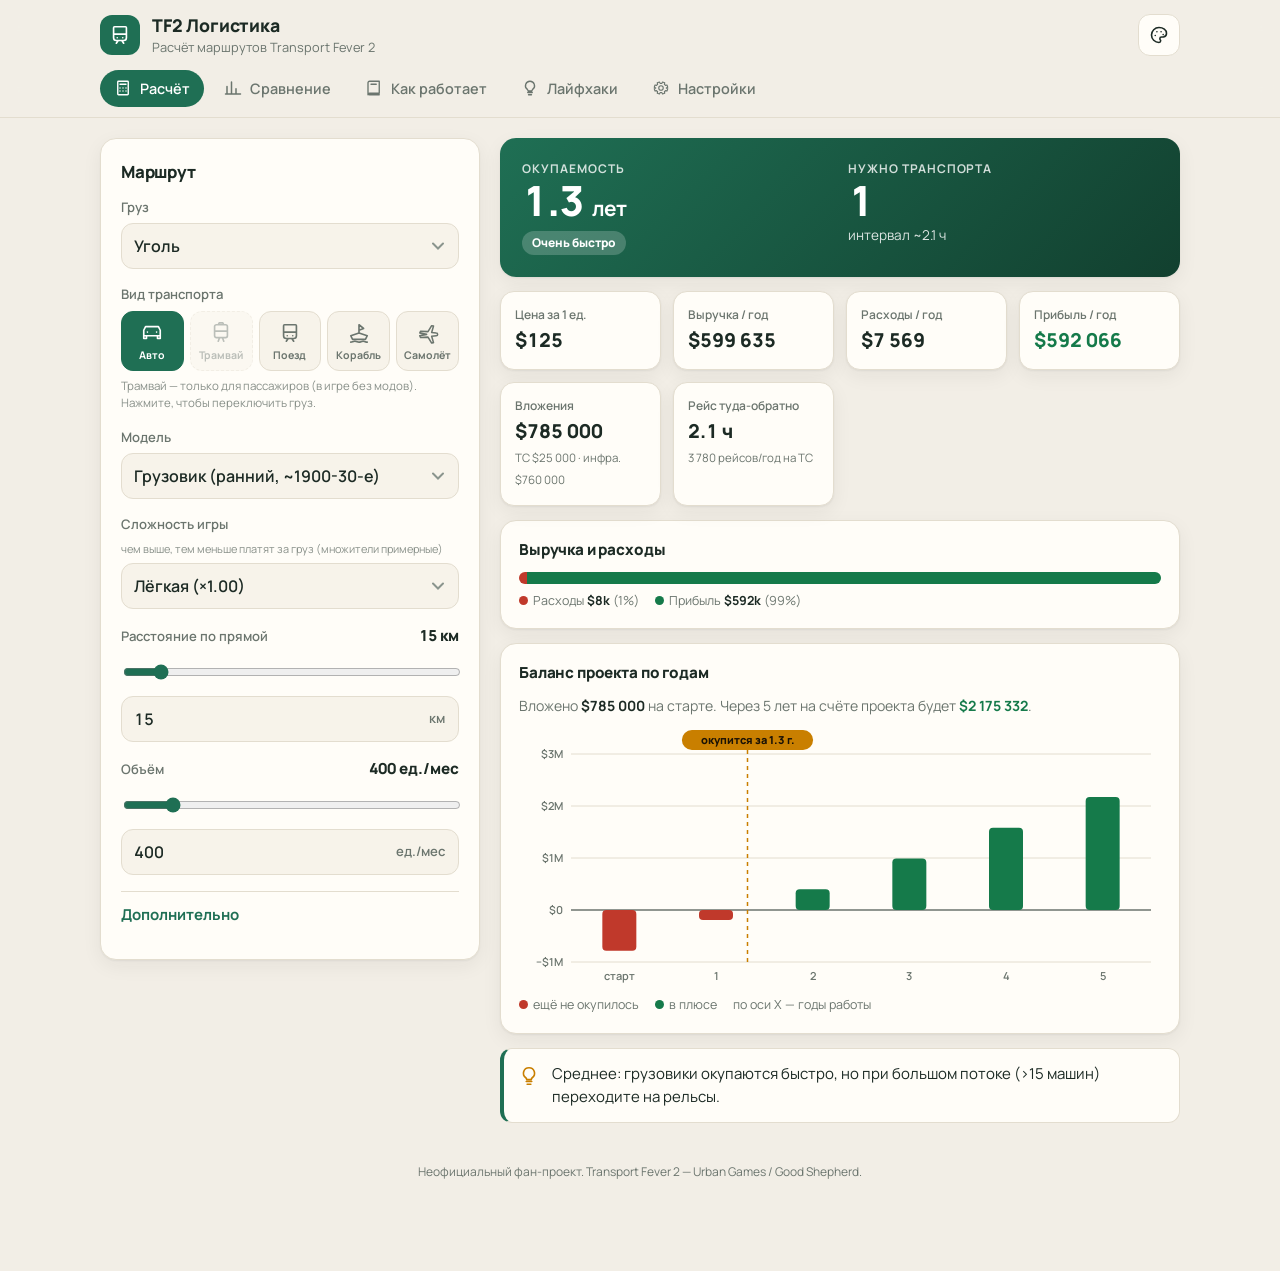
<file: index.html>
<!doctype html>
<html lang="ru">
<head>
<meta charset="utf-8">
<meta name="viewport" content="width=device-width, initial-scale=1, viewport-fit=cover">
<meta name="theme-color" content="#1f6f54">
<title>TF2 Логистика</title>
<link rel="preconnect" href="https://fonts.googleapis.com">
<link rel="preconnect" href="https://fonts.gstatic.com" crossorigin>
<link href="https://fonts.googleapis.com/css2?family=Manrope:wght@400;500;600;700;800&display=swap" rel="stylesheet">
<link rel="stylesheet" href="style.css">
<script>try{var t=localStorage.getItem("tpf2theme");if(t&&t!=="auto")document.documentElement.dataset.theme=t}catch(e){}</script>
</head>
<body>
<svg width="0" height="0" style="position:absolute" aria-hidden="true">
  <symbol id="i-road" viewBox="0 0 24 24"><path d="M3 15V9l2-4h14l2 4v6M3 15h18M3 15v3h3v-3M18 15v3h3v-3M7 11h.01M17 11h.01" fill="none" stroke="currentColor" stroke-width="1.8" stroke-linecap="round" stroke-linejoin="round"/></symbol>
  <symbol id="i-tram" viewBox="0 0 24 24"><path d="M7 3h10a2 2 0 0 1 2 2v10a2 2 0 0 1-2 2H7a2 2 0 0 1-2-2V5a2 2 0 0 1 2-2zM5 10h14M9 21l1.5-4M15 21l-1.5-4M9 3l1-2h4l1 2" fill="none" stroke="currentColor" stroke-width="1.8" stroke-linecap="round" stroke-linejoin="round"/></symbol>
  <symbol id="i-rail" viewBox="0 0 24 24"><path d="M6 3h12a1 1 0 0 1 1 1v11a3 3 0 0 1-3 3H8a3 3 0 0 1-3-3V4a1 1 0 0 1 1-1zM5 11h14M8 21l2-3M16 21l-2-3M9 15h.01M15 15h.01" fill="none" stroke="currentColor" stroke-width="1.8" stroke-linecap="round" stroke-linejoin="round"/></symbol>
  <symbol id="i-water" viewBox="0 0 24 24"><path d="M3 15l2 4h14l2-4-9-3zM12 12V3l5 4-5 2M3 22c2 0 2-1 4.5-1s2.5 1 4.5 1 2.500-1 4.500-1 2.500 1 4.500 1" fill="none" stroke="currentColor" stroke-width="1.8" stroke-linecap="round" stroke-linejoin="round"/></symbol>
  <symbol id="i-air" viewBox="0 0 24 24"><path d="M10.500 13.500L3 12l1-2 8 .5L16 4l2 .5-2 7 5 .5a1.500 1.500 0 0 1 0 3l-5 .5 2 7-2 .5-4-6.500-8 .5-1-2z" fill="none" stroke="currentColor" stroke-width="1.700" stroke-linejoin="round"/></symbol>
  <symbol id="i-palette" viewBox="0 0 24 24"><path d="M12 3a9 9 0 1 0 0 18c1.1 0 2-.9 2-2 0-.5-.2-1-.5-1.3-.3-.4-.5-.8-.5-1.300 0-1.100.9-2 2-2h2.400A4.600 4.600 0 0 0 21 9.800C21 6 17 3 12 3zM7.500 12.500h.01M9.500 8h.01M14.500 8h.01M17 11.500h.01" fill="none" stroke="currentColor" stroke-width="1.900" stroke-linecap="round" stroke-linejoin="round"/></symbol>
  <symbol id="i-calc" viewBox="0 0 24 24"><path d="M6 3h12a1 1 0 0 1 1 1v16a1 1 0 0 1-1 1H6a1 1 0 0 1-1-1V4a1 1 0 0 1 1-1zM8 7h8M8 12h.01M12 12h.01M16 12h.01M8 16h.01M12 16h.01M16 16h.01" fill="none" stroke="currentColor" stroke-width="1.900" stroke-linecap="round"/></symbol>
  <symbol id="i-cmp" viewBox="0 0 24 24"><path d="M4 20V10M10 20V4M16 20v-7M22 20H2" fill="none" stroke="currentColor" stroke-width="2" stroke-linecap="round"/></symbol>
  <symbol id="i-book" viewBox="0 0 24 24"><path d="M4 5a2 2 0 0 1 2-2h13v16H6a2 2 0 0 0-2 2zM4 19a2 2 0 0 0 2 2h13M8 7h7" fill="none" stroke="currentColor" stroke-width="1.800" stroke-linecap="round" stroke-linejoin="round"/></symbol>
  <symbol id="i-bulb" viewBox="0 0 24 24"><path d="M9 18h6M10 21h4M12 3a6 6 0 0 0-3.500 10.900c.6.5 1 1.200 1 2.100h5c0-.9.4-1.600 1-2.100A6 6 0 0 0 12 3z" fill="none" stroke="currentColor" stroke-width="1.800" stroke-linecap="round" stroke-linejoin="round"/></symbol>
  <symbol id="i-cog" viewBox="0 0 24 24"><path d="M12 15a3 3 0 1 0 0-6 3 3 0 0 0 0 6zM19 12l2-1-1-3-2 .5-1.500-1.500.5-2-3-1-1 2h-2l-1-2-3 1 .5 2L6 8.500 4 8 3 11l2 1v0l-2 1 1 3 2-.5L7.500 17l-.5 2 3 1 1-2h2l1 2 3-1-.5-2 1.500-1.500 2 .5 1-3z" fill="none" stroke="currentColor" stroke-width="1.500" stroke-linejoin="round"/></symbol>
</svg>

<header class="top">
  <div class="brand"><span class="logo"><svg><use href="#i-rail"/></svg></span>
    <div><h1>TF2 Логистика</h1><p>Расчёт маршрутов Transport Fever 2</p></div>
    <button class="themebtn" id="themeBtn" aria-label="Тема оформления" aria-expanded="false"><svg><use href="#i-palette"/></svg></button>
    <div class="themepop" id="themePop" hidden><h3>Тема оформления</h3><div class="themes" data-themes></div></div></div>
  <nav class="tabs" id="tabs">
    <button class="on" data-tab="t-calc"><svg><use href="#i-calc"/></svg><span>Расчёт</span></button>
    <button data-tab="t-compare"><svg><use href="#i-cmp"/></svg><span>Сравнение</span></button>
    <button data-tab="t-guide"><svg><use href="#i-book"/></svg><span>Как работает</span></button>
    <button data-tab="t-tips"><svg><use href="#i-bulb"/></svg><span>Лайфхаки</span></button>
    <button data-tab="t-settings"><svg><use href="#i-cog"/></svg><span>Настройки</span></button>
  </nav>
</header>

<main>
<section class="tab" id="t-calc">
  <div class="layout">
    <aside class="panel inputs">
      <h2>Маршрут</h2>
      <label class="fld">Груз
        <select id="cargo"></select></label>
      <div class="fld">Вид транспорта
        <div class="seg" id="modeSeg"></div><small id="modeHint" class="modehint"></small></div>
      <label class="fld">Модель
        <select id="vehicle"></select></label>
      <label class="fld">Сложность игры <small>чем выше, тем меньше платят за груз (множители примерные)</small>
        <select id="diff"></select></label>
      <div class="fld">
        <div class="rowtop"><span>Расстояние по прямой</span><output id="distOut"></output></div>
        <input id="distR" type="range" min="1" max="150" step="1" value="15">
        <div class="numrow"><input id="dist" type="number" inputmode="decimal" min="0.1" step="0.5" value="15"><i>км</i></div>
      </div>
      <div class="fld">
        <div class="rowtop"><span>Объём</span><output id="volOut"></output></div>
        <input id="volR" type="range" min="10" max="3000" step="10" value="400">
        <div class="numrow"><input id="vol" type="number" inputmode="numeric" min="1" step="10" value="400"><i>ед./мес</i></div>
      </div>
      <details class="adv">
        <summary>Дополнительно</summary>
        <label class="fld">Длина пути, км <small>пусто = прямая × 1.2</small>
          <input id="path" type="number" inputmode="decimal" min="0" step="0.5" placeholder="авто"></label>
        <label class="fld">Инфраструктура, $ <small>пусто = оценка</small>
          <input id="infra" type="number" inputmode="numeric" min="0" step="1000" placeholder="авто"></label>
        <label class="chk"><input id="twoway" type="checkbox"><span>Груз везут в обе стороны</span></label>
      </details>
    </aside>
    <div class="results" id="result"></div>
  </div>
</section>

<section class="tab" id="t-compare" hidden>
  <div class="head"><h2>Какой транспорт выгоднее</h2><p id="compareNote"></p></div>
  <div id="compareList" class="cmp"></div>
  <p class="hint">Параметры берутся из вкладки «Расчёт». Серые варианты — вне оптимальной дистанции.</p>
</section>

<section class="tab" id="t-guide" hidden>
  <div class="head"><h2>Как работает игра</h2><p>Коротко о том, откуда берутся деньги и как строить логистику.</p></div>
  <div class="acc">
    <details open><summary>Что влияет на цену груза</summary><div class="body">
      <ul>
        <li><b>Расстояние по прямой</b> между станцией погрузки и выгрузки. Извилистая трасса денег не добавляет — только расходы и время.</li>
        <li><b>Тип груза</b> — у каждого свой тариф. Переработанные (сталь, товары, топливо) дороже сырья.</li>
        <li><b>Номинальная скорость</b> транспорта (не фактическая) повышает ставку.</li>
        <li><b>Сложность</b> — глобальный множитель.</li>
        <li><b>Пересадки</b> оплачиваются по каждому плечу отдельно.</li>
      </ul>
      <p class="formula">(300 + дистанция, м) × базовая цена × коэф. груза × 125 / мс в дне × сложность</p>
      <p class="muted">Формула из обсуждений сообщества, константы расходятся — поэтому калькулятор калибруется.</p>
    </div></details>
    <details><summary>Цепочки производства</summary><div class="body">
      <ul>
        <li><b>Первичные:</b> угольная и рудная шахты, нефтескважина, карьер, лесоповал, ферма.</li>
        <li><b>Вторичные:</b> сталелитейный (руда + уголь → сталь), НПЗ (нефть → топливо), лесопилка (брёвна → доски), пищевое (зерно → еда), фабрики товаров и инструментов.</li>
        <li><b>Города</b> потребляют товары, еду, топливо и дают пассажиров и почту.</li>
        <li>Чем стабильнее вывозите продукцию, тем выше производство предприятия.</li>
      </ul>
    </div></details>
    <details><summary>Где строить и что к чему подводить</summary><div class="body">
      <ul>
        <li>Стройте <b>первичное → вторичное</b> рядом (5–25 км) — быстрая окупаемость, потом готовую продукцию везите в город дальше, где ставка выше.</li>
        <li>Зона охвата станции должна захватывать завод целиком, а пассажирские — плотные кварталы.</li>
        <li>Общая станция на несколько заводов экономит инфраструктуру, но ограничивает пропускную способность.</li>
      </ul>
    </div></details>
    <details><summary>Пассажирские маршруты: откуда и куда</summary><div class="body">
      <ul>
        <li><b>Кто ездит:</b> у каждого жителя есть дом, работа и места для покупок/отдыха. Пассажиры едут из <b>жилых</b> кварталов в <b>торговые</b> (магазины) и <b>промышленные</b> (работа) — и обратно.</li>
        <li><b>Как увидеть спрос:</b> включите слой зон города (жилые / торговые / промышленные) и слой маршрутов жителей. Щёлкните по дому — увидите, куда хотят ехать его жители. Толстые линии потоков — готовый маршрут.</li>
        <li><b>Внутри города:</b> автобус или трамвай от плотных жилых кварталов к торговому центру и промзоне. Остановки — каждые ~300–500 м, так, чтобы их зоны охвата покрывали максимум домов.</li>
        <li><b>Между городами:</b> соедините станции в центрах двух городов. Спрос между городами появляется и растёт, только когда есть связь, и он больше между крупными и близкими городами.</li>
        <li><b>Почему едут или не едут:</b> житель сравнивает полное время пути (пешком до остановки + ожидание + поездка + пересадки) с поездкой на машине. Поэтому важны частота (короткий интервал), прямой путь и остановки рядом с домами и работой.</li>
        <li><b>Схема «ствол + ветки»:</b> поезд или самолёт между городами, а по городу — автобус или трамвай до вокзала. Каждое плечо оплачивается отдельно.</li>
        <li><b>Проверка:</b> в окне линии смотрите загрузку и сколько ждут на остановках. Если толпа — добавьте транспорт, если едут пустыми — уберите или перенесите остановку.</li>
      </ul>
    </div></details>
    <details><summary>Какой транспорт куда</summary><div class="body">
      <ul>
        <li><b>Авто</b> — до ~20 км, малые потоки, старт игры.</li>
        <li><b>Трамвай</b> — плотные городские линии.</li>
        <li><b>Поезд</b> — 20–80 км, большие потоки, дешёвая тонна-километр.</li>
        <li><b>Корабль</b> — дальние грузы у воды, минимум инфраструктуры.</li>
        <li><b>Самолёт</b> — 40+ км, пассажиры и дорогие грузы.</li>
      </ul>
    </div></details>
    <details><summary>Сколько нужно транспорта и окупаемость</summary><div class="body">
      <p>ТС = объём за год ÷ (вместимость × рейсов в год × загрузка).</p>
      <p>Рейс = путь туда-обратно ÷ эффективная скорость + время погрузки и разгрузки.</p>
      <p>Окупаемость = (стоимость ТС + инфраструктура) ÷ годовая прибыль. Обслуживание ТС — порядка 1/6 цены в год.</p>
    </div></details>
  </div>
</section>

<section class="tab" id="t-tips" hidden>
  <div class="head"><h2>Лайфхаки</h2><p>Что реально ускоряет рост компании.</p></div>
  <div class="tipgrid" id="tipGrid"></div>
</section>

<section class="tab" id="t-settings" hidden>
  <div class="head"><h2>Настройки и калибровка</h2><p>Константы игры приблизительные. Подгоните их под свою партию.</p></div>
  <div class="panel">
    <div class="settheme"><h3>Тема оформления</h3><div class="themes" data-themes></div></div>
    <div class="calib">
      <h3>Быстрая калибровка</h3>
      <p>Посмотрите в игре, сколько платят за 1 единицу выбранного груза выбранной моделью на выбранной дистанции (вкладка «Расчёт»).</p>
      <div class="calrow"><input id="obsPrice" type="number" inputmode="decimal" step="any" placeholder="$ за 1 ед. в игре">
        <button class="btn" id="calibrate">Откалибровать</button></div>
    </div>
    <h3>Параметры</h3>
    <div class="setgrid" id="settingsForm"></div>
    <button class="btn ghost" id="resetSettings">Сбросить настройки</button>
  </div>
</section>
</main>
<footer>Неофициальный фан-проект. Transport Fever 2 — Urban Games / Good Shepherd.</footer>
<script src="data.js"></script>
<script src="calc.js"></script>
<script src="app.js"></script>
</body>
</html>
</file>
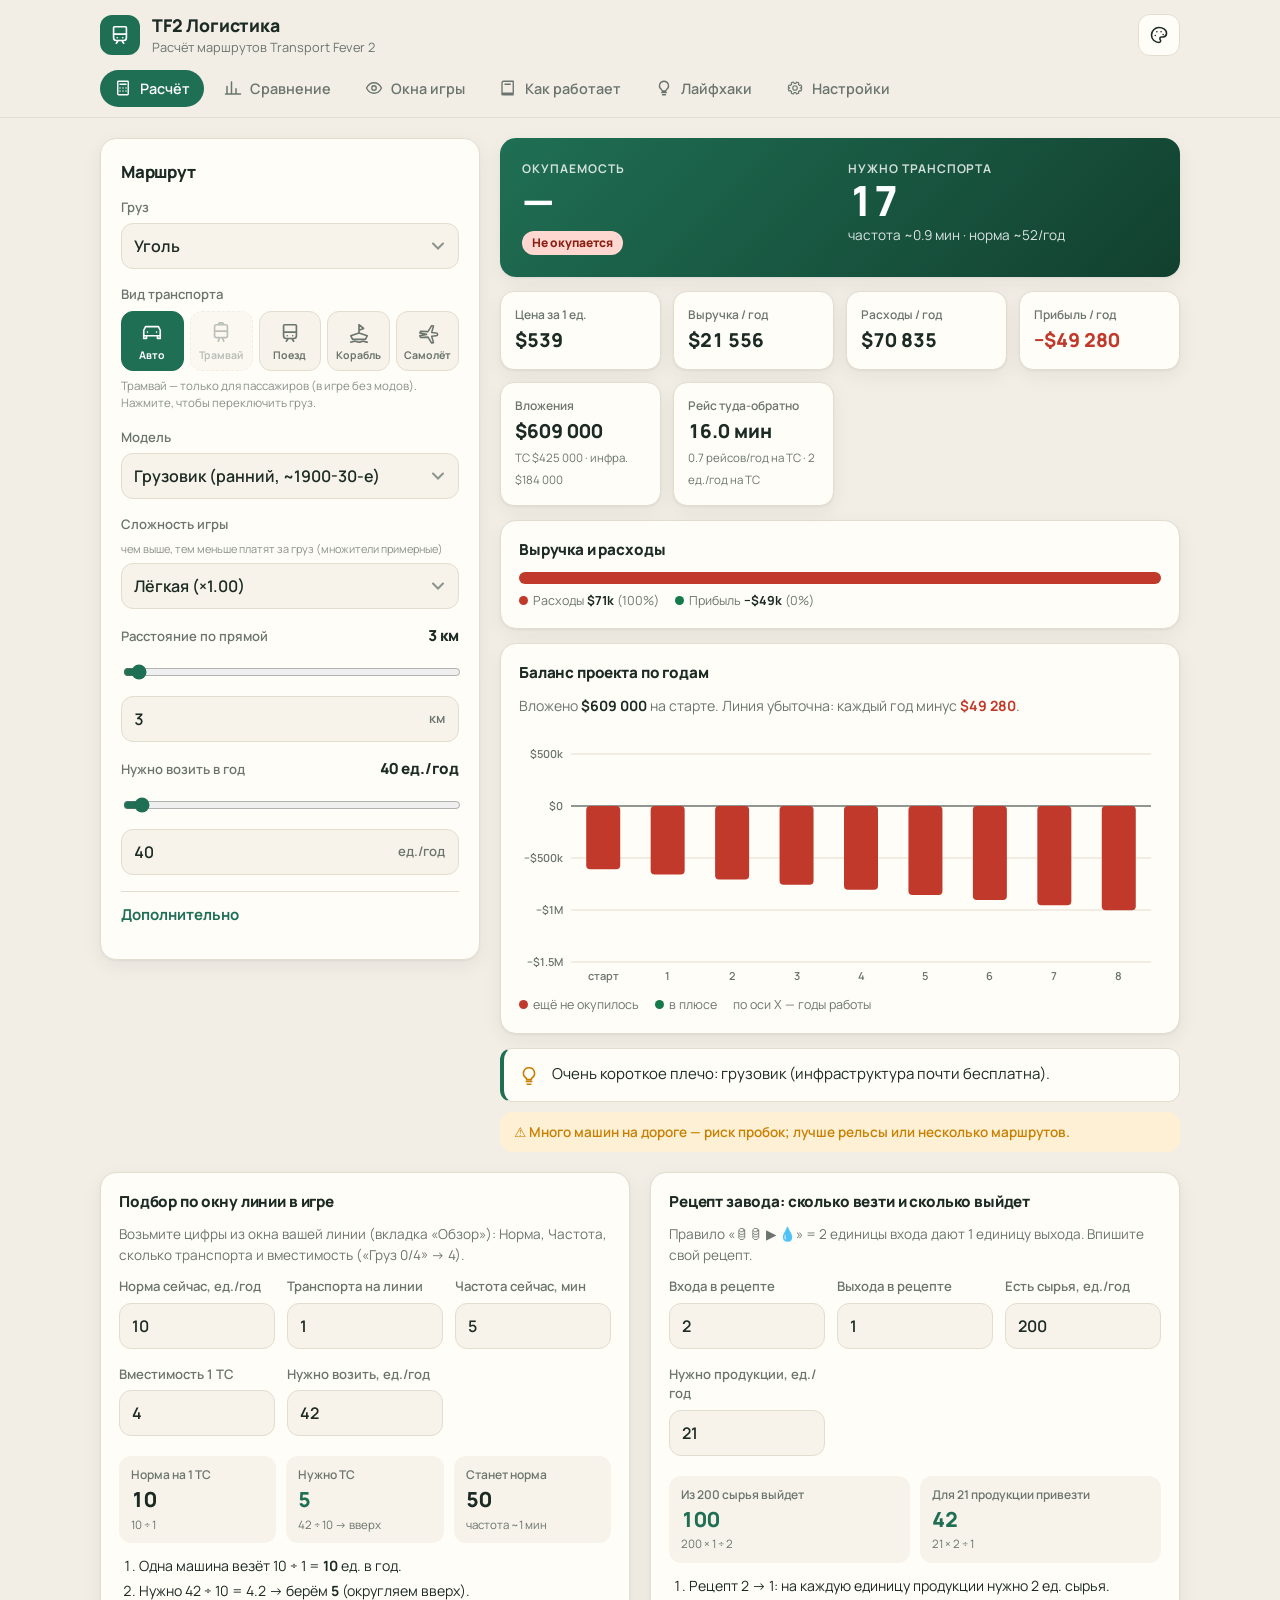
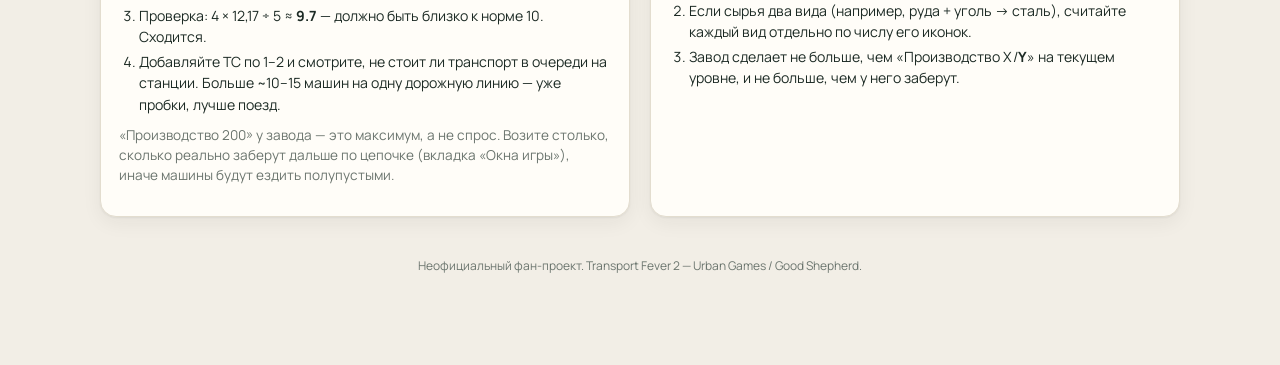
<file: docs/index.html>
<!doctype html>
<html lang="ru">
<head>
<meta charset="utf-8">
<meta name="viewport" content="width=device-width, initial-scale=1, viewport-fit=cover">
<meta name="theme-color" content="#1f6f54">
<title>TF2 Логистика</title>
<link rel="preconnect" href="https://fonts.googleapis.com">
<link rel="preconnect" href="https://fonts.gstatic.com" crossorigin>
<link href="https://fonts.googleapis.com/css2?family=Manrope:wght@400;500;600;700;800&display=swap" rel="stylesheet">
<link rel="stylesheet" href="style.css">
<script>try{var t=localStorage.getItem("tpf2theme");if(t&&t!=="auto")document.documentElement.dataset.theme=t}catch(e){}</script>
</head>
<body>
<svg width="0" height="0" style="position:absolute" aria-hidden="true">
  <symbol id="i-road" viewBox="0 0 24 24"><path d="M3 15V9l2-4h14l2 4v6M3 15h18M3 15v3h3v-3M18 15v3h3v-3M7 11h.01M17 11h.01" fill="none" stroke="currentColor" stroke-width="1.8" stroke-linecap="round" stroke-linejoin="round"/></symbol>
  <symbol id="i-tram" viewBox="0 0 24 24"><path d="M7 3h10a2 2 0 0 1 2 2v10a2 2 0 0 1-2 2H7a2 2 0 0 1-2-2V5a2 2 0 0 1 2-2zM5 10h14M9 21l1.5-4M15 21l-1.5-4M9 3l1-2h4l1 2" fill="none" stroke="currentColor" stroke-width="1.8" stroke-linecap="round" stroke-linejoin="round"/></symbol>
  <symbol id="i-rail" viewBox="0 0 24 24"><path d="M6 3h12a1 1 0 0 1 1 1v11a3 3 0 0 1-3 3H8a3 3 0 0 1-3-3V4a1 1 0 0 1 1-1zM5 11h14M8 21l2-3M16 21l-2-3M9 15h.01M15 15h.01" fill="none" stroke="currentColor" stroke-width="1.8" stroke-linecap="round" stroke-linejoin="round"/></symbol>
  <symbol id="i-water" viewBox="0 0 24 24"><path d="M3 15l2 4h14l2-4-9-3zM12 12V3l5 4-5 2M3 22c2 0 2-1 4.5-1s2.5 1 4.5 1 2.500-1 4.500-1 2.500 1 4.500 1" fill="none" stroke="currentColor" stroke-width="1.8" stroke-linecap="round" stroke-linejoin="round"/></symbol>
  <symbol id="i-air" viewBox="0 0 24 24"><path d="M10.500 13.500L3 12l1-2 8 .5L16 4l2 .5-2 7 5 .5a1.500 1.500 0 0 1 0 3l-5 .5 2 7-2 .5-4-6.500-8 .5-1-2z" fill="none" stroke="currentColor" stroke-width="1.700" stroke-linejoin="round"/></symbol>
  <symbol id="i-palette" viewBox="0 0 24 24"><path d="M12 3a9 9 0 1 0 0 18c1.1 0 2-.9 2-2 0-.5-.2-1-.5-1.3-.3-.4-.5-.8-.5-1.300 0-1.100.9-2 2-2h2.400A4.600 4.600 0 0 0 21 9.800C21 6 17 3 12 3zM7.500 12.500h.01M9.500 8h.01M14.500 8h.01M17 11.500h.01" fill="none" stroke="currentColor" stroke-width="1.900" stroke-linecap="round" stroke-linejoin="round"/></symbol>
  <symbol id="i-eye" viewBox="0 0 24 24"><path d="M2 12s3.500-7 10-7 10 7 10 7-3.500 7-10 7S2 12 2 12zM12 15a3 3 0 1 0 0-6 3 3 0 0 0 0 6z" fill="none" stroke="currentColor" stroke-width="1.800" stroke-linejoin="round"/></symbol>
  <symbol id="i-calc" viewBox="0 0 24 24"><path d="M6 3h12a1 1 0 0 1 1 1v16a1 1 0 0 1-1 1H6a1 1 0 0 1-1-1V4a1 1 0 0 1 1-1zM8 7h8M8 12h.01M12 12h.01M16 12h.01M8 16h.01M12 16h.01M16 16h.01" fill="none" stroke="currentColor" stroke-width="1.900" stroke-linecap="round"/></symbol>
  <symbol id="i-cmp" viewBox="0 0 24 24"><path d="M4 20V10M10 20V4M16 20v-7M22 20H2" fill="none" stroke="currentColor" stroke-width="2" stroke-linecap="round"/></symbol>
  <symbol id="i-book" viewBox="0 0 24 24"><path d="M4 5a2 2 0 0 1 2-2h13v16H6a2 2 0 0 0-2 2zM4 19a2 2 0 0 0 2 2h13M8 7h7" fill="none" stroke="currentColor" stroke-width="1.800" stroke-linecap="round" stroke-linejoin="round"/></symbol>
  <symbol id="i-bulb" viewBox="0 0 24 24"><path d="M9 18h6M10 21h4M12 3a6 6 0 0 0-3.500 10.900c.6.5 1 1.200 1 2.100h5c0-.9.4-1.600 1-2.100A6 6 0 0 0 12 3z" fill="none" stroke="currentColor" stroke-width="1.800" stroke-linecap="round" stroke-linejoin="round"/></symbol>
  <symbol id="i-cog" viewBox="0 0 24 24"><path d="M12 15a3 3 0 1 0 0-6 3 3 0 0 0 0 6zM19 12l2-1-1-3-2 .5-1.500-1.500.5-2-3-1-1 2h-2l-1-2-3 1 .5 2L6 8.500 4 8 3 11l2 1v0l-2 1 1 3 2-.5L7.500 17l-.5 2 3 1 1-2h2l1 2 3-1-.5-2 1.500-1.500 2 .5 1-3z" fill="none" stroke="currentColor" stroke-width="1.500" stroke-linejoin="round"/></symbol>
</svg>

<header class="top">
  <div class="brand"><span class="logo"><svg><use href="#i-rail"/></svg></span>
    <div><h1>TF2 Логистика</h1><p>Расчёт маршрутов Transport Fever 2</p></div>
    <button class="themebtn" id="themeBtn" aria-label="Тема оформления" aria-expanded="false"><svg><use href="#i-palette"/></svg></button>
    <div class="themepop" id="themePop" hidden><h3>Тема оформления</h3><div class="themes" data-themes></div></div></div>
  <nav class="tabs" id="tabs">
    <button class="on" data-tab="t-calc"><svg><use href="#i-calc"/></svg><span>Расчёт</span></button>
    <button data-tab="t-compare"><svg><use href="#i-cmp"/></svg><span>Сравнение</span></button>
    <button data-tab="t-windows"><svg><use href="#i-eye"/></svg><span>Окна игры</span></button>
    <button data-tab="t-guide"><svg><use href="#i-book"/></svg><span>Как работает</span></button>
    <button data-tab="t-tips"><svg><use href="#i-bulb"/></svg><span>Лайфхаки</span></button>
    <button data-tab="t-settings"><svg><use href="#i-cog"/></svg><span>Настройки</span></button>
  </nav>
</header>

<main>
<section class="tab" id="t-calc">
  <div class="layout">
    <aside class="panel inputs">
      <h2>Маршрут</h2>
      <label class="fld">Груз
        <select id="cargo"></select></label>
      <div class="fld">Вид транспорта
        <div class="seg" id="modeSeg"></div><small id="modeHint" class="modehint"></small></div>
      <label class="fld">Модель
        <select id="vehicle"></select></label>
      <label class="fld">Сложность игры <small>чем выше, тем меньше платят за груз (множители примерные)</small>
        <select id="diff"></select></label>
      <div class="fld">
        <div class="rowtop"><span>Расстояние по прямой</span><output id="distOut"></output></div>
        <input id="distR" type="range" min="0.5" max="100" step="0.5" value="3">
        <div class="numrow"><input id="dist" type="number" inputmode="decimal" min="0.1" step="0.5" value="3"><i>км</i></div>
      </div>
      <div class="fld">
        <div class="rowtop"><span>Нужно возить в год</span><output id="volOut"></output></div>
        <input id="volR" type="range" min="5" max="1000" step="5" value="40">
        <div class="numrow"><input id="vol" type="number" inputmode="numeric" min="1" step="5" value="40"><i>ед./год</i></div>
      </div>
      <details class="adv">
        <summary>Дополнительно</summary>
        <label class="fld">Длина пути, км <small>пусто = прямая × 1.2</small>
          <input id="path" type="number" inputmode="decimal" min="0" step="0.5" placeholder="авто"></label>
        <label class="fld">Инфраструктура, $ <small>пусто = оценка</small>
          <input id="infra" type="number" inputmode="numeric" min="0" step="1000" placeholder="авто"></label>
        <label class="chk"><input id="twoway" type="checkbox"><span>Груз везут в обе стороны</span></label>
      </details>
    </aside>
    <div class="results" id="result"></div>
  </div>
  <div class="tools">
    <div class="card tool">
      <h3>Подбор по окну линии в игре</h3>
      <p class="muted">Возьмите цифры из окна вашей линии (вкладка «Обзор»): Норма, Частота, сколько транспорта и вместимость («Груз 0/4» → 4).</p>
      <div class="tgrid">
        <label class="fld">Норма сейчас, ед./год<input id="lnRate" type="number" inputmode="numeric" min="0" value="10"></label>
        <label class="fld">Транспорта на линии<input id="lnN" type="number" inputmode="numeric" min="1" value="1"></label>
        <label class="fld">Частота сейчас, мин<input id="lnFreq" type="number" inputmode="decimal" min="0" step="0.5" value="5"></label>
        <label class="fld">Вместимость 1 ТС<input id="lnCap" type="number" inputmode="numeric" min="1" value="4"></label>
        <label class="fld">Нужно возить, ед./год<input id="lnNeed" type="number" inputmode="numeric" min="1" value="42"></label>
      </div>
      <div id="lnOut"></div>
    </div>
    <div class="card tool">
      <h3>Рецепт завода: сколько везти и сколько выйдет</h3>
      <p class="muted">Правило «🛢🛢 ▶ 💧» = 2 единицы входа дают 1 единицу выхода. Впишите свой рецепт.</p>
      <div class="tgrid">
        <label class="fld">Входа в рецепте<input id="rcIn" type="number" inputmode="numeric" min="1" value="2"></label>
        <label class="fld">Выхода в рецепте<input id="rcOut" type="number" inputmode="numeric" min="1" value="1"></label>
        <label class="fld">Есть сырья, ед./год<input id="rcHave" type="number" inputmode="numeric" min="0" value="200"></label>
        <label class="fld">Нужно продукции, ед./год<input id="rcNeed" type="number" inputmode="numeric" min="0" value="21"></label>
      </div>
      <div id="rcOutBox"></div>
    </div>
  </div>
</section>

<section class="tab" id="t-compare" hidden>
  <div class="head"><h2>Какой транспорт выгоднее</h2><p id="compareNote"></p></div>
  <div id="compareList" class="cmp"></div>
  <p class="hint">Параметры берутся из вкладки «Расчёт». Серые варианты — вне оптимальной дистанции.</p>
</section>

<section class="tab" id="t-windows" hidden>
  <div class="head"><h2>Окна игры: что значит каждая цифра</h2><p>Разбор на реальных скриншотах: нефтяная цепочка и город. Номера на картинке совпадают с пояснениями.</p></div>
  <div id="shots"></div>
  <div class="card chaincalc">
    <h3>Пример: сколько и чего возить по цепочке</h3>
    <p class="muted">В Transport Fever 2 цепочка работает от спроса: город просит столько-то топлива, и столько же в итоге произведут и повезут по всей цепочке. Считаем с конца — от города к скважине.</p>
    <div class="chain" id="chainFlow"></div>
    <div class="chainin">
      <label class="fld">Город просит топлива, ед./год<input id="chDemand" type="number" inputmode="numeric" min="1" value="21"></label>
      <label class="fld">НПЗ 1: сырой нефти → нефти<span class="ratio"><input id="chA1" type="number" min="1" value="2"><b>:</b><input id="chA2" type="number" min="1" value="1"></span></label>
      <label class="fld">НПЗ 2: нефти → топлива<span class="ratio"><input id="chB1" type="number" min="1" value="1"><b>:</b><input id="chB2" type="number" min="1" value="1"></span></label>
      <label class="fld">Добыча скважины, ед./год<input id="chWell" type="number" inputmode="numeric" min="1" value="400"></label>
    </div>
    <div id="chainOut"></div>
  </div>
</section>

<section class="tab" id="t-guide" hidden>
  <div class="head"><h2>Как работает игра</h2><p>Коротко о том, откуда берутся деньги и как строить логистику.</p></div>
  <div class="acc">
    <details open><summary>Что влияет на цену груза</summary><div class="body">
      <ul>
        <li><b>Расстояние по прямой</b> между станцией погрузки и выгрузки. Извилистая трасса денег не добавляет — только расходы и время.</li>
        <li><b>Тип груза</b> — у каждого свой тариф. Переработанные (сталь, товары, топливо) дороже сырья.</li>
        <li><b>Номинальная скорость</b> транспорта (не фактическая) повышает ставку.</li>
        <li><b>Сложность</b> — глобальный множитель.</li>
        <li><b>Пересадки</b> оплачиваются по каждому плечу отдельно.</li>
      </ul>
      <p class="formula">(300 + дистанция, м) × базовая цена × коэф. груза × 125 / мс в дне × сложность</p>
      <p class="muted">Формула из обсуждений сообщества, константы расходятся — поэтому калькулятор калибруется.</p>
    </div></details>
    <details><summary>Цепочки производства</summary><div class="body">
      <ul>
        <li><b>Первичные:</b> угольная и рудная шахты, нефтескважина, карьер, лесоповал, ферма.</li>
        <li><b>Вторичные:</b> сталелитейный (руда + уголь → сталь), НПЗ (нефть → топливо), лесопилка (брёвна → доски), пищевое (зерно → еда), фабрики товаров и инструментов.</li>
        <li><b>Города</b> потребляют товары, еду, топливо и дают пассажиров и почту.</li>
        <li>Чем стабильнее вывозите продукцию, тем выше производство предприятия.</li>
      </ul>
    </div></details>
    <details><summary>Где строить и что к чему подводить</summary><div class="body">
      <ul>
        <li>Стройте <b>первичное → вторичное</b> рядом (5–25 км) — быстрая окупаемость, потом готовую продукцию везите в город дальше, где ставка выше.</li>
        <li>Зона охвата станции должна захватывать завод целиком, а пассажирские — плотные кварталы.</li>
        <li>Общая станция на несколько заводов экономит инфраструктуру, но ограничивает пропускную способность.</li>
      </ul>
    </div></details>
    <details><summary>Пассажирские маршруты: откуда и куда</summary><div class="body">
      <ul>
        <li><b>Кто ездит:</b> у каждого жителя есть дом, работа и места для покупок/отдыха. Пассажиры едут из <b>жилых</b> кварталов в <b>торговые</b> (магазины) и <b>промышленные</b> (работа) — и обратно.</li>
        <li><b>Как увидеть спрос:</b> включите слой зон города (жилые / торговые / промышленные) и слой маршрутов жителей. Щёлкните по дому — увидите, куда хотят ехать его жители. Толстые линии потоков — готовый маршрут.</li>
        <li><b>Внутри города:</b> автобус или трамвай от плотных жилых кварталов к торговому центру и промзоне. Остановки — каждые ~300–500 м, так, чтобы их зоны охвата покрывали максимум домов.</li>
        <li><b>Между городами:</b> соедините станции в центрах двух городов. Спрос между городами появляется и растёт, только когда есть связь, и он больше между крупными и близкими городами.</li>
        <li><b>Почему едут или не едут:</b> житель сравнивает полное время пути (пешком до остановки + ожидание + поездка + пересадки) с поездкой на машине. Поэтому важны частота (короткий интервал), прямой путь и остановки рядом с домами и работой.</li>
        <li><b>Схема «ствол + ветки»:</b> поезд или самолёт между городами, а по городу — автобус или трамвай до вокзала. Каждое плечо оплачивается отдельно.</li>
        <li><b>Проверка:</b> в окне линии смотрите загрузку и сколько ждут на остановках. Если толпа — добавьте транспорт, если едут пустыми — уберите или перенесите остановку.</li>
      </ul>
    </div></details>
    <details><summary>Как читать окна предприятий и городов</summary><div class="body"><p>Подробный разбор со скриншотами и примерами расчёта — во вкладке <b>«Окна игры»</b>.</p></div></details>
    <details><summary>Какой транспорт куда</summary><div class="body">
      <ul>
        <li><b>Авто</b> — до ~20 км, малые потоки, старт игры.</li>
        <li><b>Трамвай</b> — плотные городские линии.</li>
        <li><b>Поезд</b> — 20–80 км, большие потоки, дешёвая тонна-километр.</li>
        <li><b>Корабль</b> — дальние грузы у воды, минимум инфраструктуры.</li>
        <li><b>Самолёт</b> — 40+ км, пассажиры и дорогие грузы.</li>
      </ul>
    </div></details>
    <details><summary>Сколько нужно транспорта и окупаемость</summary><div class="body">
      <p><b>Норма</b> линии — сколько единиц она провозит за год. <b>Частота</b> — время рейса туда-обратно ÷ число ТС, в реальных минутах при скорости ×1 (игровой год ≈ 12 минут). Норма = вместимость × 12,17 ÷ частота.</p>
      <p>ТС нужно = нужно в год ÷ норма одного ТС. Пример: норма 10 при одной машине, заводу нужно 42 → 42 ÷ 10 ≈ 5 машин.</p>
      <p>Рейс = путь туда-обратно ÷ эффективная скорость + время погрузки и разгрузки.</p>
      <p>Окупаемость = (стоимость ТС + инфраструктура) ÷ годовая прибыль. Обслуживание ТС — порядка 1/6 цены в год.</p>
    </div></details>
  </div>
</section>

<section class="tab" id="t-tips" hidden>
  <div class="head"><h2>Лайфхаки</h2><p>Что реально ускоряет рост компании.</p></div>
  <div class="tipgrid" id="tipGrid"></div>
</section>

<section class="tab" id="t-settings" hidden>
  <div class="head"><h2>Настройки и калибровка</h2><p>Константы игры приблизительные. Подгоните их под свою партию.</p></div>
  <div class="panel">
    <div class="settheme"><h3>Тема оформления</h3><div class="themes" data-themes></div></div>
    <div class="calib">
      <h3>Быстрая калибровка</h3>
      <p>Посмотрите в игре, сколько платят за 1 единицу выбранного груза выбранной моделью на выбранной дистанции (вкладка «Расчёт»).</p>
      <div class="calrow"><input id="obsPrice" type="number" inputmode="decimal" step="any" placeholder="$ за 1 ед. в игре">
        <button class="btn" id="calibrate">Откалибровать</button></div>
    </div>
    <h3>Параметры</h3>
    <div class="setgrid" id="settingsForm"></div>
    <button class="btn ghost" id="resetSettings">Сбросить настройки</button>
  </div>
</section>
</main>
<footer>Неофициальный фан-проект. Transport Fever 2 — Urban Games / Good Shepherd.</footer>
<script src="data.js"></script>
<script src="calc.js"></script>
<script src="app.js"></script>
<script src="windows.js"></script>
<script src="tools.js"></script>
</body>
</html>
</file>
<file: style.css>
/* Темы: «Бумага» по умолчанию; html[data-theme] переопределяет, без атрибута — по системной теме */
:root,[data-theme=light]{
  --bg:#f2eee6;--surface:#fffdf8;--surface2:#f7f3ea;--ink:#1c2a24;--mut:#6b756e;--line:#e3ddcf;
  --brand:#1f6f54;--brand-ink:#fff;--amber:#c97f00;--good:#157a4a;--bad:#c0392b;--warnbg:#fdf0d5;
  --hero1:#1f6f54;--hero2:#12402f;--hero-ink:#fff;
  --shadow:0 1px 2px rgba(28,42,36,.06),0 6px 20px rgba(28,42,36,.06);--r:16px;color-scheme:light;
}
@media(prefers-color-scheme:dark){:root:not([data-theme]){
  --bg:#0d1311;--surface:#151d1a;--surface2:#1b2622;--ink:#e9f0eb;--mut:#8d9b93;--line:#25322d;
  --brand:#3fcf9b;--brand-ink:#06201a;--amber:#f2b441;--good:#4fd69a;--bad:#ff7b6b;--warnbg:#2d2410;
  --hero1:#17493a;--hero2:#10302a;--hero-ink:#e9f8f1;
  --shadow:0 1px 2px rgba(0,0,0,.4),0 8px 24px rgba(0,0,0,.35);color-scheme:dark}}
[data-theme=dark]{
  --bg:#0d1311;--surface:#151d1a;--surface2:#1b2622;--ink:#e9f0eb;--mut:#8d9b93;--line:#25322d;
  --brand:#3fcf9b;--brand-ink:#06201a;--amber:#f2b441;--good:#4fd69a;--bad:#ff7b6b;--warnbg:#2d2410;
  --hero1:#17493a;--hero2:#10302a;--hero-ink:#e9f8f1;
  --shadow:0 1px 2px rgba(0,0,0,.4),0 8px 24px rgba(0,0,0,.35);color-scheme:dark}
[data-theme=metro]{
  --bg:#eef2f7;--surface:#fff;--surface2:#f3f6fa;--ink:#14213d;--mut:#5c6b82;--line:#dbe3ee;
  --brand:#1d4ed8;--brand-ink:#fff;--amber:#d97706;--good:#059669;--bad:#dc2626;--warnbg:#fef3c7;
  --hero1:#1d4ed8;--hero2:#1e3a8a;--hero-ink:#fff;
  --shadow:0 1px 2px rgba(20,33,61,.06),0 6px 20px rgba(20,33,61,.07);color-scheme:light}
[data-theme=depot]{
  --bg:#15110c;--surface:#1e1912;--surface2:#272017;--ink:#f3eadb;--mut:#a8997f;--line:#33291c;
  --brand:#e8a33d;--brand-ink:#1a1206;--amber:#ffcf6e;--good:#9fd36a;--bad:#ff7a5c;--warnbg:#33240e;
  --hero1:#6b4512;--hero2:#2a1c08;--hero-ink:#fff3df;
  --shadow:0 1px 2px rgba(0,0,0,.45),0 8px 24px rgba(0,0,0,.4);color-scheme:dark}
[data-theme=night]{
  --bg:#0f0d1a;--surface:#18152a;--surface2:#201c36;--ink:#ece9fb;--mut:#9b95bd;--line:#2b2647;
  --brand:#a78bfa;--brand-ink:#160f2e;--amber:#fbbf24;--good:#6ee7b7;--bad:#fb7185;--warnbg:#2e2410;
  --hero1:#4c2a9a;--hero2:#231546;--hero-ink:#f3efff;
  --shadow:0 1px 2px rgba(0,0,0,.45),0 8px 24px rgba(0,0,0,.4);color-scheme:dark}
[data-theme=desert]{
  --bg:#f6ece0;--surface:#fffaf3;--surface2:#f8efe3;--ink:#3a2418;--mut:#8a6f5e;--line:#ead8c4;
  --brand:#c2410c;--brand-ink:#fff;--amber:#b45309;--good:#3f7d20;--bad:#b91c1c;--warnbg:#fde7c8;
  --hero1:#c2410c;--hero2:#7c2d12;--hero-ink:#fff;
  --shadow:0 1px 2px rgba(58,36,24,.06),0 6px 20px rgba(58,36,24,.07);color-scheme:light}
[data-theme=contrast]{
  --bg:#000;--surface:#0b0b0b;--surface2:#161616;--ink:#fff;--mut:#cfcfcf;--line:#444;
  --brand:#ffd400;--brand-ink:#000;--amber:#ffd400;--good:#00e676;--bad:#ff5252;--warnbg:#2a2400;
  --hero1:#1c1c1c;--hero2:#000;--hero-ink:#fff;
  --shadow:none;color-scheme:dark}

/* выбор темы */
.themebtn{margin-left:auto;width:42px;height:42px;border-radius:12px;border:1px solid var(--line);background:var(--surface);color:var(--ink);display:grid;place-items:center;cursor:pointer}
.themebtn svg{width:20px;height:20px}
.themepop{position:absolute;right:20px;top:62px;z-index:40;background:var(--surface);border:1px solid var(--line);border-radius:16px;padding:12px;box-shadow:var(--shadow),0 20px 50px rgba(0,0,0,.25);width:260px}
.themepop h3{font-size:.8rem;color:var(--mut);margin:2px 4px 10px;font-weight:700;text-transform:uppercase;letter-spacing:.06em}
.themes{display:grid;grid-template-columns:repeat(2,1fr);gap:8px}
.th{display:flex;align-items:center;gap:8px;padding:8px;border-radius:12px;border:1px solid var(--line);background:var(--surface2);color:var(--ink);font:600 .82rem Manrope,sans-serif;cursor:pointer;text-align:left}
.th.on{border-color:var(--brand);box-shadow:0 0 0 2px color-mix(in srgb,var(--brand) 35%,transparent)}
.sw{width:26px;height:26px;border-radius:8px;flex:none;border:1px solid rgba(128,128,128,.3);overflow:hidden;display:grid;grid-template-columns:1fr 1fr}
.sw i{display:block}
.settheme{margin-bottom:6px}.settheme .themes{grid-template-columns:repeat(auto-fill,minmax(150px,1fr))}

/* график */
.chart{display:block;max-width:100%;overflow:visible}
.chart text{fill:var(--mut);font:600 11px Manrope,sans-serif}
.chart .grid{stroke:var(--line);stroke-width:1}
.chart .zero{stroke:var(--mut);stroke-width:1.5}
.chart .be{stroke:var(--amber);stroke-width:1.5;stroke-dasharray:4 4}
.chart .bel{fill:#1a1206;font-weight:800}
.chartnote{margin:0 0 12px;color:var(--mut);font-size:.88rem}.chartnote b{color:var(--ink)}
.chartnote .pos{color:var(--good)}.chartnote .neg{color:var(--bad)}
*{box-sizing:border-box;-webkit-tap-highlight-color:transparent}
html{scroll-behavior:smooth}
body{margin:0;background:var(--bg);color:var(--ink);font:15px/1.5 Manrope,system-ui,-apple-system,"Segoe UI",sans-serif;-webkit-text-size-adjust:100%}
svg{width:22px;height:22px;flex:none}
h1,h2,h3{margin:0;letter-spacing:-.01em}
.muted,.hint{color:var(--mut);font-size:.85rem}
.hint{margin:14px 4px}

/* header */
.top{position:sticky;top:0;z-index:20;background:color-mix(in srgb,var(--bg) 88%,transparent);backdrop-filter:blur(14px);-webkit-backdrop-filter:blur(14px);border-bottom:1px solid var(--line)}
.brand{max-width:1120px;margin:0 auto;padding:12px 20px;position:relative;display:flex;align-items:center;gap:12px}
.logo{width:40px;height:40px;border-radius:12px;background:var(--brand);color:var(--brand-ink);display:grid;place-items:center}
.brand h1{font-size:1.1rem;font-weight:800}.brand p{margin:0;color:var(--mut);font-size:.8rem}
.tabs{max-width:1120px;margin:0 auto;padding:0 20px 10px;display:flex;gap:6px;overflow-x:auto;scrollbar-width:none}
.tabs::-webkit-scrollbar{display:none}
.tabs button{display:flex;align-items:center;gap:8px;border:0;background:transparent;color:var(--mut);padding:9px 14px;border-radius:999px;font:600 .9rem Manrope,sans-serif;cursor:pointer;white-space:nowrap;transition:.15s}
.tabs button svg{width:18px;height:18px}
.tabs button:hover{color:var(--ink);background:var(--surface2)}
.tabs button.on{background:var(--brand);color:var(--brand-ink)}

main{max-width:1120px;margin:0 auto;padding:20px 20px 40px}
.head{margin:4px 0 18px}.head h2{font-size:1.5rem;font-weight:800}.head p{margin:4px 0 0;color:var(--mut)}
.panel{background:var(--surface);border:1px solid var(--line);border-radius:var(--r);padding:20px;box-shadow:var(--shadow)}
.panel h2{font-size:1.05rem;font-weight:800;margin-bottom:14px}.panel h3{font-size:.95rem;margin:18px 0 10px}

/* layout */
.layout{display:grid;grid-template-columns:minmax(320px,380px) 1fr;gap:20px;align-items:start}
.inputs{position:sticky;top:132px}

/* form */
.fld{display:flex;flex-direction:column;gap:6px;margin-bottom:16px;font-size:.82rem;font-weight:600;color:var(--mut)}
.fld small{font-weight:400;opacity:.8}
.rowtop{display:flex;justify-content:space-between;align-items:baseline}
.rowtop output{color:var(--ink);font-weight:800;font-size:.95rem;font-variant-numeric:tabular-nums}
input,select{font:600 1rem Manrope,sans-serif;color:var(--ink);background:var(--surface2);border:1px solid var(--line);border-radius:12px;padding:11px 12px;width:100%;min-height:46px;outline:none;transition:.15s}
input:focus,select:focus{border-color:var(--brand);box-shadow:0 0 0 3px color-mix(in srgb,var(--brand) 25%,transparent)}
select{appearance:none;background-image:url("data:image/svg+xml,%3Csvg xmlns='http://www.w3.org/2000/svg' width='12' height='8' fill='none' stroke='%238a948d' stroke-width='2' stroke-linecap='round'%3E%3Cpath d='M1 1.500l5 5 5-5'/%3E%3C/svg%3E");background-repeat:no-repeat;background-position:right 14px center;padding-right:36px}
.numrow{position:relative}.numrow i{position:absolute;right:14px;top:50%;transform:translateY(-50%);font-style:normal;color:var(--mut);font-weight:600;pointer-events:none}
.numrow input{padding-right:78px;font-variant-numeric:tabular-nums}
input[type=range]{padding:0;min-height:32px;border:0;background:transparent;accent-color:var(--brand);box-shadow:none}
.chk{display:flex;align-items:center;gap:10px;font-weight:600;color:var(--ink);font-size:.9rem;margin:2px 0}
.chk input{width:20px;height:20px;min-height:0;accent-color:var(--brand)}
.adv{border-top:1px solid var(--line);padding-top:12px}
.adv summary,.acc summary{cursor:pointer;font-weight:700;list-style:none}
.adv summary{color:var(--brand);margin-bottom:12px}
.adv summary::-webkit-details-marker,.acc summary::-webkit-details-marker{display:none}

.seg{display:grid;grid-template-columns:repeat(5,1fr);gap:6px}
.seg button{display:flex;flex-direction:column;align-items:center;gap:4px;padding:10px 2px 8px;border-radius:12px;border:1px solid var(--line);background:var(--surface2);color:var(--mut);font:700 .66rem Manrope,sans-serif;cursor:pointer;min-height:58px;transition:.15s}
.seg button.on{background:var(--brand);border-color:var(--brand);color:var(--brand-ink)}
.seg button.na{opacity:.45;border-style:dashed}
.modehint{font-size:.72rem;font-weight:500;color:var(--mut)}.modehint:empty{display:none}

/* results */
.hero{background:linear-gradient(135deg,var(--hero1),var(--hero2));color:var(--hero-ink);border-radius:var(--r);padding:22px;box-shadow:var(--shadow);display:grid;grid-template-columns:1fr 1fr;gap:16px}
.hero .lbl{font-size:.75rem;font-weight:700;text-transform:uppercase;letter-spacing:.08em;opacity:.8}
.hero .big{font-size:2.6rem;font-weight:800;line-height:1.1;font-variant-numeric:tabular-nums;letter-spacing:-.02em}
.hero .sub{font-size:.85rem;opacity:.85;margin-top:2px}
.pill{display:inline-block;margin-top:8px;padding:3px 10px;border-radius:999px;font-size:.75rem;font-weight:800;background:rgba(255,255,255,.2)}
.pill.bad{background:#ffd7d1;color:#8a1f12}
.grid{display:grid;grid-template-columns:repeat(auto-fit,minmax(150px,1fr));gap:12px;margin-top:14px}
.m{background:var(--surface);border:1px solid var(--line);border-radius:14px;padding:14px;box-shadow:var(--shadow)}
.m span{display:block;font-size:.75rem;font-weight:600;color:var(--mut)}
.m b{display:block;font-size:1.2rem;font-weight:800;font-variant-numeric:tabular-nums;margin-top:2px}
.m small{color:var(--mut);font-size:.72rem}
.m.pos b{color:var(--good)}.m.neg b{color:var(--bad)}
.card{background:var(--surface);border:1px solid var(--line);border-radius:var(--r);padding:18px;margin-top:14px;box-shadow:var(--shadow)}
.card h3{font-size:.95rem;font-weight:800;margin-bottom:10px}
.split{display:flex;height:12px;border-radius:99px;overflow:hidden;background:var(--surface2)}
.split i{display:block;height:100%}.split .a{background:var(--bad)}.split .b{background:var(--good)}
.legend{display:flex;gap:16px;margin-top:8px;font-size:.78rem;color:var(--mut);flex-wrap:wrap}
.legend b{color:var(--ink)}.dot{display:inline-block;width:9px;height:9px;border-radius:50%;margin-right:5px}
.advice{display:flex;gap:12px;align-items:flex-start;background:var(--surface);border:1px solid var(--line);border-left:4px solid var(--brand);border-radius:12px;padding:14px;margin-top:14px}
.advice svg{color:var(--amber);margin-top:2px}
.warn{background:var(--warnbg);color:var(--amber);border-radius:12px;padding:10px 14px;margin-top:10px;font-weight:600;font-size:.85rem}

/* compare */
.cmp{display:grid;gap:10px}
.row{display:grid;grid-template-columns:44px 1fr auto;gap:14px;align-items:center;background:var(--surface);border:1px solid var(--line);border-radius:14px;padding:14px;box-shadow:var(--shadow)}
.row.best{border-color:var(--brand);box-shadow:0 0 0 2px color-mix(in srgb,var(--brand) 30%,transparent),var(--shadow)}
.row.off{opacity:.5}
.row .ic{width:44px;height:44px;border-radius:12px;background:var(--surface2);display:grid;place-items:center;color:var(--brand)}
.row .nm{font-weight:700;font-size:.95rem}.row .md{color:var(--mut);font-size:.78rem}
.row .bar{height:6px;background:var(--surface2);border-radius:9px;margin-top:8px;overflow:hidden}.row .bar i{display:block;height:100%;background:var(--brand);border-radius:9px}
.row .num{text-align:right;font-variant-numeric:tabular-nums}.row .num b{font-size:1.15rem;font-weight:800;display:block}.row .num small{color:var(--mut);font-size:.72rem}
.tag{display:inline-block;background:var(--brand);color:var(--brand-ink);font-size:.65rem;font-weight:800;padding:2px 8px;border-radius:99px;margin-left:8px;vertical-align:middle}

/* guide */
.acc{display:grid;gap:10px}
.acc details{background:var(--surface);border:1px solid var(--line);border-radius:14px;box-shadow:var(--shadow);overflow:hidden}
.acc summary{padding:16px 18px;display:flex;justify-content:space-between;align-items:center}
.acc summary::after{content:"+";font-size:1.4rem;color:var(--brand);font-weight:500}
.acc details[open] summary::after{content:"–"}
.acc .body{padding:0 18px 18px}.acc ul{margin:0;padding-left:18px}.acc li{margin:7px 0}.acc p{margin:8px 0}
.formula{background:var(--surface2);border-radius:10px;padding:12px;font-weight:700;font-size:.85rem;word-break:break-word}

/* tips */
.tipgrid{display:grid;grid-template-columns:repeat(auto-fill,minmax(260px,1fr));gap:12px;counter-reset:t}
.tip{background:var(--surface);border:1px solid var(--line);border-radius:14px;padding:18px;box-shadow:var(--shadow);position:relative;counter-increment:t}
.tip::before{content:counter(t,decimal-leading-zero);display:block;color:var(--brand);font-weight:800;font-size:.8rem;margin-bottom:6px}
.tip b{display:block;font-size:1rem;margin-bottom:4px}.tip span{color:var(--mut);font-size:.88rem}

/* settings */
.setgrid{display:grid;grid-template-columns:repeat(auto-fit,minmax(220px,1fr));gap:4px 16px;margin-bottom:8px}
.calib{background:var(--surface2);border-radius:14px;padding:16px;margin-bottom:6px}.calib h3{margin:0 0 6px}.calib p{margin:0 0 12px;color:var(--mut);font-size:.85rem}
.calrow{display:flex;gap:10px;flex-wrap:wrap}.calrow input{flex:1;min-width:160px}
.btn{font:700 .95rem Manrope,sans-serif;background:var(--brand);color:var(--brand-ink);border:0;border-radius:12px;padding:12px 18px;min-height:46px;cursor:pointer}
.btn.ghost{background:transparent;color:var(--mut);border:1px solid var(--line);margin-top:6px}
footer{text-align:center;color:var(--mut);font-size:.75rem;padding:0 20px 90px}

/* mobile */
@media(max-width:860px){
  .layout{grid-template-columns:1fr}.inputs{position:static}
  .brand{padding:10px 16px}.themepop{right:12px;top:58px}.brand p{display:none}
  main{padding:14px 14px 30px}
  .tabs{position:fixed;left:0;right:0;bottom:0;max-width:none;margin:0;padding:6px 6px calc(6px + env(safe-area-inset-bottom));gap:0;justify-content:space-around;overflow:visible;background:color-mix(in srgb,var(--surface) 94%,transparent);backdrop-filter:blur(16px);-webkit-backdrop-filter:blur(16px);border-top:1px solid var(--line)}
  .top{border-bottom:0;backdrop-filter:none;-webkit-backdrop-filter:none;position:static;background:transparent}
  .tabs button{flex-direction:column;gap:3px;padding:6px 4px;border-radius:12px;font-size:.62rem;flex:1;min-width:0}
  .tabs button svg{width:22px;height:22px}
  .tabs button span{overflow:hidden;text-overflow:ellipsis;max-width:100%}
  .tabs button.on{background:color-mix(in srgb,var(--brand) 16%,transparent);color:var(--brand)}
  .hero{grid-template-columns:1fr 1fr;padding:18px;gap:12px}.hero .big{font-size:2rem}
  .head h2{font-size:1.3rem}
  .grid{grid-template-columns:1fr 1fr}
  .row{grid-template-columns:40px 1fr;padding:12px}.row .num{grid-column:1/-1;display:flex;justify-content:space-between;align-items:baseline;text-align:left;border-top:1px solid var(--line);padding-top:8px}
  .row .num b{font-size:1rem;display:inline}
}
@media(max-width:380px){.hero .big{font-size:1.7rem}.grid{grid-template-columns:1fr}}
</file>
<file: docs/style.css>
/* Темы: «Бумага» по умолчанию; html[data-theme] переопределяет, без атрибута — по системной теме */
:root,[data-theme=light]{
  --bg:#f2eee6;--surface:#fffdf8;--surface2:#f7f3ea;--ink:#1c2a24;--mut:#6b756e;--line:#e3ddcf;
  --brand:#1f6f54;--brand-ink:#fff;--amber:#c97f00;--good:#157a4a;--bad:#c0392b;--warnbg:#fdf0d5;
  --hero1:#1f6f54;--hero2:#12402f;--hero-ink:#fff;
  --shadow:0 1px 2px rgba(28,42,36,.06),0 6px 20px rgba(28,42,36,.06);--r:16px;color-scheme:light;
}
@media(prefers-color-scheme:dark){:root:not([data-theme]){
  --bg:#0d1311;--surface:#151d1a;--surface2:#1b2622;--ink:#e9f0eb;--mut:#8d9b93;--line:#25322d;
  --brand:#3fcf9b;--brand-ink:#06201a;--amber:#f2b441;--good:#4fd69a;--bad:#ff7b6b;--warnbg:#2d2410;
  --hero1:#17493a;--hero2:#10302a;--hero-ink:#e9f8f1;
  --shadow:0 1px 2px rgba(0,0,0,.4),0 8px 24px rgba(0,0,0,.35);color-scheme:dark}}
[data-theme=dark]{
  --bg:#0d1311;--surface:#151d1a;--surface2:#1b2622;--ink:#e9f0eb;--mut:#8d9b93;--line:#25322d;
  --brand:#3fcf9b;--brand-ink:#06201a;--amber:#f2b441;--good:#4fd69a;--bad:#ff7b6b;--warnbg:#2d2410;
  --hero1:#17493a;--hero2:#10302a;--hero-ink:#e9f8f1;
  --shadow:0 1px 2px rgba(0,0,0,.4),0 8px 24px rgba(0,0,0,.35);color-scheme:dark}
[data-theme=metro]{
  --bg:#eef2f7;--surface:#fff;--surface2:#f3f6fa;--ink:#14213d;--mut:#5c6b82;--line:#dbe3ee;
  --brand:#1d4ed8;--brand-ink:#fff;--amber:#d97706;--good:#059669;--bad:#dc2626;--warnbg:#fef3c7;
  --hero1:#1d4ed8;--hero2:#1e3a8a;--hero-ink:#fff;
  --shadow:0 1px 2px rgba(20,33,61,.06),0 6px 20px rgba(20,33,61,.07);color-scheme:light}
[data-theme=depot]{
  --bg:#15110c;--surface:#1e1912;--surface2:#272017;--ink:#f3eadb;--mut:#a8997f;--line:#33291c;
  --brand:#e8a33d;--brand-ink:#1a1206;--amber:#ffcf6e;--good:#9fd36a;--bad:#ff7a5c;--warnbg:#33240e;
  --hero1:#6b4512;--hero2:#2a1c08;--hero-ink:#fff3df;
  --shadow:0 1px 2px rgba(0,0,0,.45),0 8px 24px rgba(0,0,0,.4);color-scheme:dark}
[data-theme=night]{
  --bg:#0f0d1a;--surface:#18152a;--surface2:#201c36;--ink:#ece9fb;--mut:#9b95bd;--line:#2b2647;
  --brand:#a78bfa;--brand-ink:#160f2e;--amber:#fbbf24;--good:#6ee7b7;--bad:#fb7185;--warnbg:#2e2410;
  --hero1:#4c2a9a;--hero2:#231546;--hero-ink:#f3efff;
  --shadow:0 1px 2px rgba(0,0,0,.45),0 8px 24px rgba(0,0,0,.4);color-scheme:dark}
[data-theme=desert]{
  --bg:#f6ece0;--surface:#fffaf3;--surface2:#f8efe3;--ink:#3a2418;--mut:#8a6f5e;--line:#ead8c4;
  --brand:#c2410c;--brand-ink:#fff;--amber:#b45309;--good:#3f7d20;--bad:#b91c1c;--warnbg:#fde7c8;
  --hero1:#c2410c;--hero2:#7c2d12;--hero-ink:#fff;
  --shadow:0 1px 2px rgba(58,36,24,.06),0 6px 20px rgba(58,36,24,.07);color-scheme:light}
[data-theme=contrast]{
  --bg:#000;--surface:#0b0b0b;--surface2:#161616;--ink:#fff;--mut:#cfcfcf;--line:#444;
  --brand:#ffd400;--brand-ink:#000;--amber:#ffd400;--good:#00e676;--bad:#ff5252;--warnbg:#2a2400;
  --hero1:#1c1c1c;--hero2:#000;--hero-ink:#fff;
  --shadow:none;color-scheme:dark}

/* выбор темы */
.themebtn{margin-left:auto;width:42px;height:42px;border-radius:12px;border:1px solid var(--line);background:var(--surface);color:var(--ink);display:grid;place-items:center;cursor:pointer}
.themebtn svg{width:20px;height:20px}
.themepop{position:absolute;right:20px;top:62px;z-index:40;background:var(--surface);border:1px solid var(--line);border-radius:16px;padding:12px;box-shadow:var(--shadow),0 20px 50px rgba(0,0,0,.25);width:260px}
.themepop h3{font-size:.8rem;color:var(--mut);margin:2px 4px 10px;font-weight:700;text-transform:uppercase;letter-spacing:.06em}
.themes{display:grid;grid-template-columns:repeat(2,1fr);gap:8px}
.th{display:flex;align-items:center;gap:8px;padding:8px;border-radius:12px;border:1px solid var(--line);background:var(--surface2);color:var(--ink);font:600 .82rem Manrope,sans-serif;cursor:pointer;text-align:left}
.th.on{border-color:var(--brand);box-shadow:0 0 0 2px color-mix(in srgb,var(--brand) 35%,transparent)}
.sw{width:26px;height:26px;border-radius:8px;flex:none;border:1px solid rgba(128,128,128,.3);overflow:hidden;display:grid;grid-template-columns:1fr 1fr}
.sw i{display:block}
.settheme{margin-bottom:6px}.settheme .themes{grid-template-columns:repeat(auto-fill,minmax(150px,1fr))}

/* график */
.chart{display:block;max-width:100%;overflow:visible}
.chart text{fill:var(--mut);font:600 11px Manrope,sans-serif}
.chart .grid{stroke:var(--line);stroke-width:1}
.chart .zero{stroke:var(--mut);stroke-width:1.5}
.chart .be{stroke:var(--amber);stroke-width:1.5;stroke-dasharray:4 4}
.chart .bel{fill:#1a1206;font-weight:800}
.chartnote{margin:0 0 12px;color:var(--mut);font-size:.88rem}.chartnote b{color:var(--ink)}
.chartnote .pos{color:var(--good)}.chartnote .neg{color:var(--bad)}
*{box-sizing:border-box;-webkit-tap-highlight-color:transparent}
html{scroll-behavior:smooth}
body{margin:0;background:var(--bg);color:var(--ink);font:15px/1.5 Manrope,system-ui,-apple-system,"Segoe UI",sans-serif;-webkit-text-size-adjust:100%}
svg{width:22px;height:22px;flex:none}
h1,h2,h3{margin:0;letter-spacing:-.01em}
.muted,.hint{color:var(--mut);font-size:.85rem}
.hint{margin:14px 4px}

/* header */
.top{position:sticky;top:0;z-index:20;background:color-mix(in srgb,var(--bg) 88%,transparent);backdrop-filter:blur(14px);-webkit-backdrop-filter:blur(14px);border-bottom:1px solid var(--line)}
.brand{max-width:1120px;margin:0 auto;padding:12px 20px;position:relative;display:flex;align-items:center;gap:12px}
.logo{width:40px;height:40px;border-radius:12px;background:var(--brand);color:var(--brand-ink);display:grid;place-items:center}
.brand h1{font-size:1.1rem;font-weight:800}.brand p{margin:0;color:var(--mut);font-size:.8rem}
.tabs{max-width:1120px;margin:0 auto;padding:0 20px 10px;display:flex;gap:6px;overflow-x:auto;scrollbar-width:none}
.tabs::-webkit-scrollbar{display:none}
.tabs button{display:flex;align-items:center;gap:8px;border:0;background:transparent;color:var(--mut);padding:9px 14px;border-radius:999px;font:600 .9rem Manrope,sans-serif;cursor:pointer;white-space:nowrap;transition:.15s}
.tabs button svg{width:18px;height:18px}
.tabs button:hover{color:var(--ink);background:var(--surface2)}
.tabs button.on{background:var(--brand);color:var(--brand-ink)}

main{max-width:1120px;margin:0 auto;padding:20px 20px 40px}
.head{margin:4px 0 18px}.head h2{font-size:1.5rem;font-weight:800}.head p{margin:4px 0 0;color:var(--mut)}
.panel{background:var(--surface);border:1px solid var(--line);border-radius:var(--r);padding:20px;box-shadow:var(--shadow)}
.panel h2{font-size:1.05rem;font-weight:800;margin-bottom:14px}.panel h3{font-size:.95rem;margin:18px 0 10px}

/* layout */
.layout{display:grid;grid-template-columns:minmax(320px,380px) 1fr;gap:20px;align-items:start}
.inputs{position:sticky;top:132px}

/* form */
.fld{display:flex;flex-direction:column;gap:6px;margin-bottom:16px;font-size:.82rem;font-weight:600;color:var(--mut)}
.fld small{font-weight:400;opacity:.8}
.rowtop{display:flex;justify-content:space-between;align-items:baseline}
.rowtop output{color:var(--ink);font-weight:800;font-size:.95rem;font-variant-numeric:tabular-nums}
input,select{font:600 1rem Manrope,sans-serif;color:var(--ink);background:var(--surface2);border:1px solid var(--line);border-radius:12px;padding:11px 12px;width:100%;min-height:46px;outline:none;transition:.15s}
input:focus,select:focus{border-color:var(--brand);box-shadow:0 0 0 3px color-mix(in srgb,var(--brand) 25%,transparent)}
select{appearance:none;background-image:url("data:image/svg+xml,%3Csvg xmlns='http://www.w3.org/2000/svg' width='12' height='8' fill='none' stroke='%238a948d' stroke-width='2' stroke-linecap='round'%3E%3Cpath d='M1 1.500l5 5 5-5'/%3E%3C/svg%3E");background-repeat:no-repeat;background-position:right 14px center;padding-right:36px}
.numrow{position:relative}.numrow i{position:absolute;right:14px;top:50%;transform:translateY(-50%);font-style:normal;color:var(--mut);font-weight:600;pointer-events:none}
.numrow input{padding-right:78px;font-variant-numeric:tabular-nums}
input[type=range]{padding:0;min-height:32px;border:0;background:transparent;accent-color:var(--brand);box-shadow:none}
.chk{display:flex;align-items:center;gap:10px;font-weight:600;color:var(--ink);font-size:.9rem;margin:2px 0}
.chk input{width:20px;height:20px;min-height:0;accent-color:var(--brand)}
.adv{border-top:1px solid var(--line);padding-top:12px}
.adv summary,.acc summary{cursor:pointer;font-weight:700;list-style:none}
.adv summary{color:var(--brand);margin-bottom:12px}
.adv summary::-webkit-details-marker,.acc summary::-webkit-details-marker{display:none}

.seg{display:grid;grid-template-columns:repeat(5,1fr);gap:6px}
.seg button{display:flex;flex-direction:column;align-items:center;gap:4px;padding:10px 2px 8px;border-radius:12px;border:1px solid var(--line);background:var(--surface2);color:var(--mut);font:700 .66rem Manrope,sans-serif;cursor:pointer;min-height:58px;transition:.15s}
.seg button.on{background:var(--brand);border-color:var(--brand);color:var(--brand-ink)}
.seg button.na{opacity:.45;border-style:dashed}
.modehint{font-size:.72rem;font-weight:500;color:var(--mut)}.modehint:empty{display:none}

/* results */
.hero{background:linear-gradient(135deg,var(--hero1),var(--hero2));color:var(--hero-ink);border-radius:var(--r);padding:22px;box-shadow:var(--shadow);display:grid;grid-template-columns:1fr 1fr;gap:16px}
.hero .lbl{font-size:.75rem;font-weight:700;text-transform:uppercase;letter-spacing:.08em;opacity:.8}
.hero .big{font-size:2.6rem;font-weight:800;line-height:1.1;font-variant-numeric:tabular-nums;letter-spacing:-.02em}
.hero .sub{font-size:.85rem;opacity:.85;margin-top:2px}
.pill{display:inline-block;margin-top:8px;padding:3px 10px;border-radius:999px;font-size:.75rem;font-weight:800;background:rgba(255,255,255,.2)}
.pill.bad{background:#ffd7d1;color:#8a1f12}
.grid{display:grid;grid-template-columns:repeat(auto-fit,minmax(150px,1fr));gap:12px;margin-top:14px}
.m{background:var(--surface);border:1px solid var(--line);border-radius:14px;padding:14px;box-shadow:var(--shadow)}
.m span{display:block;font-size:.75rem;font-weight:600;color:var(--mut)}
.m b{display:block;font-size:1.2rem;font-weight:800;font-variant-numeric:tabular-nums;margin-top:2px}
.m small{color:var(--mut);font-size:.72rem}
.m.pos b{color:var(--good)}.m.neg b{color:var(--bad)}
.card{background:var(--surface);border:1px solid var(--line);border-radius:var(--r);padding:18px;margin-top:14px;box-shadow:var(--shadow)}
.card h3{font-size:.95rem;font-weight:800;margin-bottom:10px}
.split{display:flex;height:12px;border-radius:99px;overflow:hidden;background:var(--surface2)}
.split i{display:block;height:100%}.split .a{background:var(--bad)}.split .b{background:var(--good)}
.legend{display:flex;gap:16px;margin-top:8px;font-size:.78rem;color:var(--mut);flex-wrap:wrap}
.legend b{color:var(--ink)}.dot{display:inline-block;width:9px;height:9px;border-radius:50%;margin-right:5px}
.advice{display:flex;gap:12px;align-items:flex-start;background:var(--surface);border:1px solid var(--line);border-left:4px solid var(--brand);border-radius:12px;padding:14px;margin-top:14px}
.advice svg{color:var(--amber);margin-top:2px}
.warn{background:var(--warnbg);color:var(--amber);border-radius:12px;padding:10px 14px;margin-top:10px;font-weight:600;font-size:.85rem}

/* compare */
.cmp{display:grid;gap:10px}
.row{display:grid;grid-template-columns:44px 1fr auto;gap:14px;align-items:center;background:var(--surface);border:1px solid var(--line);border-radius:14px;padding:14px;box-shadow:var(--shadow)}
.row.best{border-color:var(--brand);box-shadow:0 0 0 2px color-mix(in srgb,var(--brand) 30%,transparent),var(--shadow)}
.row.off{opacity:.5}
.row .ic{width:44px;height:44px;border-radius:12px;background:var(--surface2);display:grid;place-items:center;color:var(--brand)}
.row .nm{font-weight:700;font-size:.95rem}.row .md{color:var(--mut);font-size:.78rem}
.row .bar{height:6px;background:var(--surface2);border-radius:9px;margin-top:8px;overflow:hidden}.row .bar i{display:block;height:100%;background:var(--brand);border-radius:9px}
.row .num{text-align:right;font-variant-numeric:tabular-nums}.row .num b{font-size:1.15rem;font-weight:800;display:block}.row .num small{color:var(--mut);font-size:.72rem}
.tag{display:inline-block;background:var(--brand);color:var(--brand-ink);font-size:.65rem;font-weight:800;padding:2px 8px;border-radius:99px;margin-left:8px;vertical-align:middle}

/* guide */
.acc{display:grid;gap:10px}
.acc details{background:var(--surface);border:1px solid var(--line);border-radius:14px;box-shadow:var(--shadow);overflow:hidden}
.acc summary{padding:16px 18px;display:flex;justify-content:space-between;align-items:center}
.acc summary::after{content:"+";font-size:1.4rem;color:var(--brand);font-weight:500}
.acc details[open] summary::after{content:"–"}
.acc .body{padding:0 18px 18px}.acc ul{margin:0;padding-left:18px}.acc li{margin:7px 0}.acc p{margin:8px 0}
.formula{background:var(--surface2);border-radius:10px;padding:12px;font-weight:700;font-size:.85rem;word-break:break-word}

/* tips */
.tipgrid{display:grid;grid-template-columns:repeat(auto-fill,minmax(260px,1fr));gap:12px;counter-reset:t}
.tip{background:var(--surface);border:1px solid var(--line);border-radius:14px;padding:18px;box-shadow:var(--shadow);position:relative;counter-increment:t}
.tip::before{content:counter(t,decimal-leading-zero);display:block;color:var(--brand);font-weight:800;font-size:.8rem;margin-bottom:6px}
.tip b{display:block;font-size:1rem;margin-bottom:4px}.tip span{color:var(--mut);font-size:.88rem}

/* settings */
.setgrid{display:grid;grid-template-columns:repeat(auto-fit,minmax(220px,1fr));gap:4px 16px;margin-bottom:8px}
.calib{background:var(--surface2);border-radius:14px;padding:16px;margin-bottom:6px}.calib h3{margin:0 0 6px}.calib p{margin:0 0 12px;color:var(--mut);font-size:.85rem}
.calrow{display:flex;gap:10px;flex-wrap:wrap}.calrow input{flex:1;min-width:160px}
.btn{font:700 .95rem Manrope,sans-serif;background:var(--brand);color:var(--brand-ink);border:0;border-radius:12px;padding:12px 18px;min-height:46px;cursor:pointer}
.btn.ghost{background:transparent;color:var(--mut);border:1px solid var(--line);margin-top:6px}
footer{text-align:center;color:var(--mut);font-size:.75rem;padding:0 20px 90px}

/* mobile */
@media(max-width:860px){
  .layout{grid-template-columns:1fr}.inputs{position:static}
  .brand{padding:10px 16px}.themepop{right:12px;top:58px}.brand p{display:none}
  main{padding:14px 14px 30px}
  .tabs{position:fixed;left:0;right:0;bottom:0;max-width:none;margin:0;padding:6px 6px calc(6px + env(safe-area-inset-bottom));gap:0;justify-content:space-around;overflow:visible;background:color-mix(in srgb,var(--surface) 94%,transparent);backdrop-filter:blur(16px);-webkit-backdrop-filter:blur(16px);border-top:1px solid var(--line)}
  .top{border-bottom:0;backdrop-filter:none;-webkit-backdrop-filter:none;position:static;background:transparent}
  .tabs button{flex-direction:column;gap:3px;padding:6px 4px;border-radius:12px;font-size:.62rem;flex:1;min-width:0}
  .tabs button svg{width:22px;height:22px}
  .tabs button span{overflow:hidden;text-overflow:ellipsis;max-width:100%}
  .tabs button.on{background:color-mix(in srgb,var(--brand) 16%,transparent);color:var(--brand)}
  .hero{grid-template-columns:1fr 1fr;padding:18px;gap:12px}.hero .big{font-size:2rem}
  .head h2{font-size:1.3rem}
  .grid{grid-template-columns:1fr 1fr}
  .row{grid-template-columns:40px 1fr;padding:12px}.row .num{grid-column:1/-1;display:flex;justify-content:space-between;align-items:baseline;text-align:left;border-top:1px solid var(--line);padding-top:8px}
  .row .num b{font-size:1rem;display:inline}
}
@media(max-width:380px){.hero .big{font-size:1.7rem}.grid{grid-template-columns:1fr}}

/* окна игры */
.shot{display:grid;grid-template-columns:minmax(0,420px) 1fr;gap:24px;align-items:start;background:var(--surface);border:1px solid var(--line);border-radius:var(--r);padding:20px;margin-bottom:16px;box-shadow:var(--shadow)}
.pic{position:relative;margin-left:14px}
.pic img{display:block;width:100%;height:auto;border-radius:12px;border:1px solid var(--line)}
.pin{position:absolute;left:-14px;transform:translateY(-50%);width:24px;height:24px;border-radius:50%;background:var(--amber);color:#1a1206;font:800 .75rem Manrope,sans-serif;display:grid;place-items:center;box-shadow:0 0 0 3px var(--surface);transition:.15s}
.pin.hl{transform:translateY(-50%) scale(1.3);background:var(--brand);color:var(--brand-ink)}
.expl h3{font-size:1.05rem;font-weight:800}.expl .muted{margin:4px 0 12px}
.expl ol{margin:0;padding:0;list-style:none;counter-reset:p;display:grid;gap:8px}
.expl li{counter-increment:p;display:grid;grid-template-columns:24px 1fr;gap:0 10px;padding:8px;border-radius:10px;transition:.15s}
.expl li::before{content:counter(p);grid-row:span 2;width:24px;height:24px;border-radius:50%;background:var(--amber);color:#1a1206;font:800 .75rem Manrope,sans-serif;display:grid;place-items:center}
.expl li.hl{background:var(--surface2)}
.expl li b{font-size:.92rem}.expl li span{color:var(--mut);font-size:.86rem}
.chaincalc p{margin:0 0 12px}
.chain{display:flex;align-items:center;gap:8px;flex-wrap:wrap;margin:6px 0 16px}
.chain i{font-style:normal;color:var(--mut);font-weight:800}
.node{background:var(--surface2);border:1px solid var(--line);border-radius:12px;padding:8px 12px;display:flex;flex-direction:column}
.node small{color:var(--mut);font-size:.75rem}.node.end{border-color:var(--brand)}
.chainin{display:grid;grid-template-columns:repeat(auto-fit,minmax(200px,1fr));gap:0 14px}
.ratio{display:flex;align-items:center;gap:6px}.ratio b{color:var(--mut)}
table.legs{background:transparent}table.legs th{color:var(--mut);font-size:.78rem;font-weight:700}
.btn.sm{min-height:34px;padding:6px 12px;font-size:.8rem;white-space:nowrap}
.steps{margin-top:14px;background:var(--surface2);border-radius:12px;padding:14px}.steps ol{margin:6px 0 10px;padding-left:20px}.steps li{margin:4px 0}.steps p{margin:0}
@media(max-width:860px){
  .shot{grid-template-columns:1fr;padding:14px;gap:14px}
  .chain{flex-direction:column;align-items:stretch}.chain i{text-align:center;transform:rotate(90deg)}
}

/* инструменты под окна игры */
.tools{display:grid;grid-template-columns:1fr 1fr;gap:20px;margin-top:20px}
.tool{margin-top:0}.tool p{margin:0 0 12px}
.tgrid{display:grid;grid-template-columns:repeat(auto-fit,minmax(150px,1fr));gap:0 12px}
.tres{display:grid;grid-template-columns:repeat(auto-fit,minmax(120px,1fr));gap:10px;margin:4px 0 12px}
.tres div{background:var(--surface2);border-radius:12px;padding:10px 12px;display:flex;flex-direction:column}
.tres span{font-size:.75rem;color:var(--mut);font-weight:600}.tres b{font-size:1.3rem;font-weight:800;font-variant-numeric:tabular-nums}.tres small{color:var(--mut);font-size:.72rem}
.tres .main b{color:var(--brand)}
.how{margin:0 0 10px;padding-left:20px;font-size:.88rem}.how li{margin:4px 0}
@media(max-width:860px){.tools{grid-template-columns:1fr;gap:14px}}
</file>
